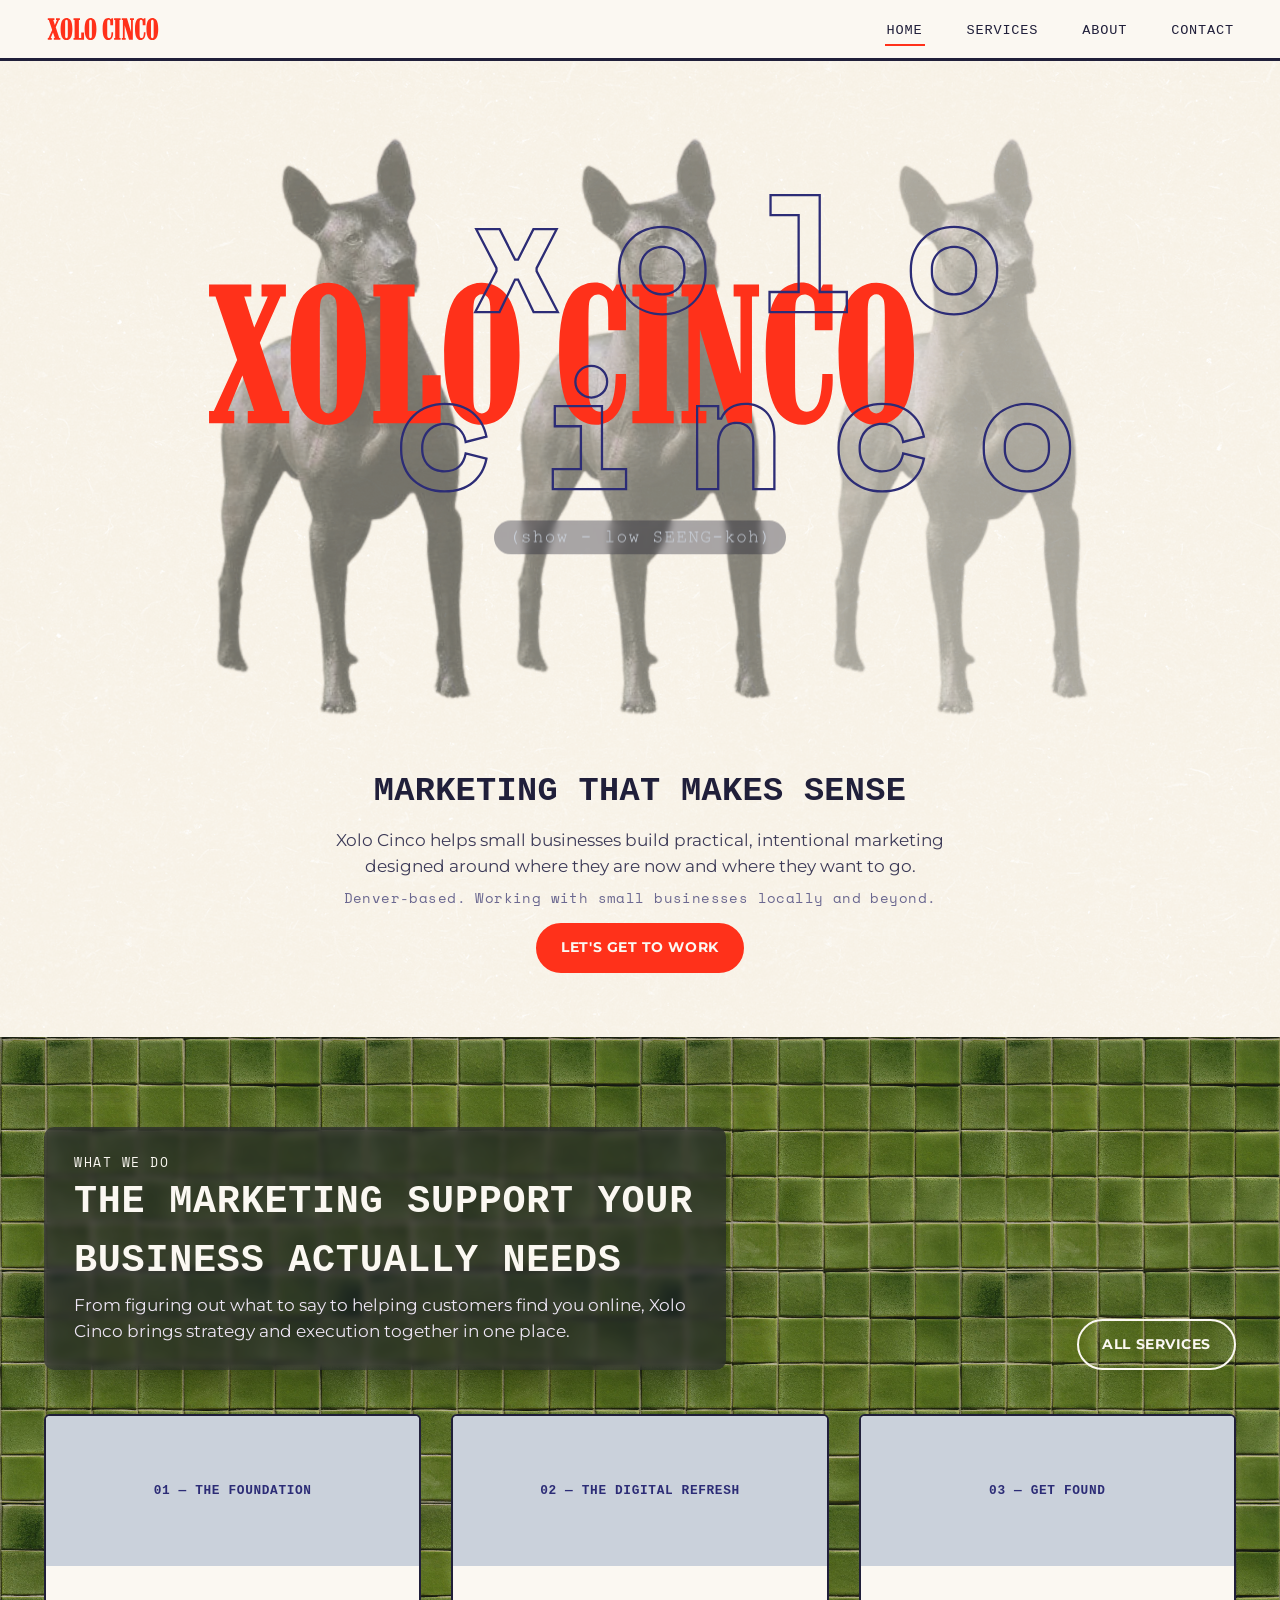
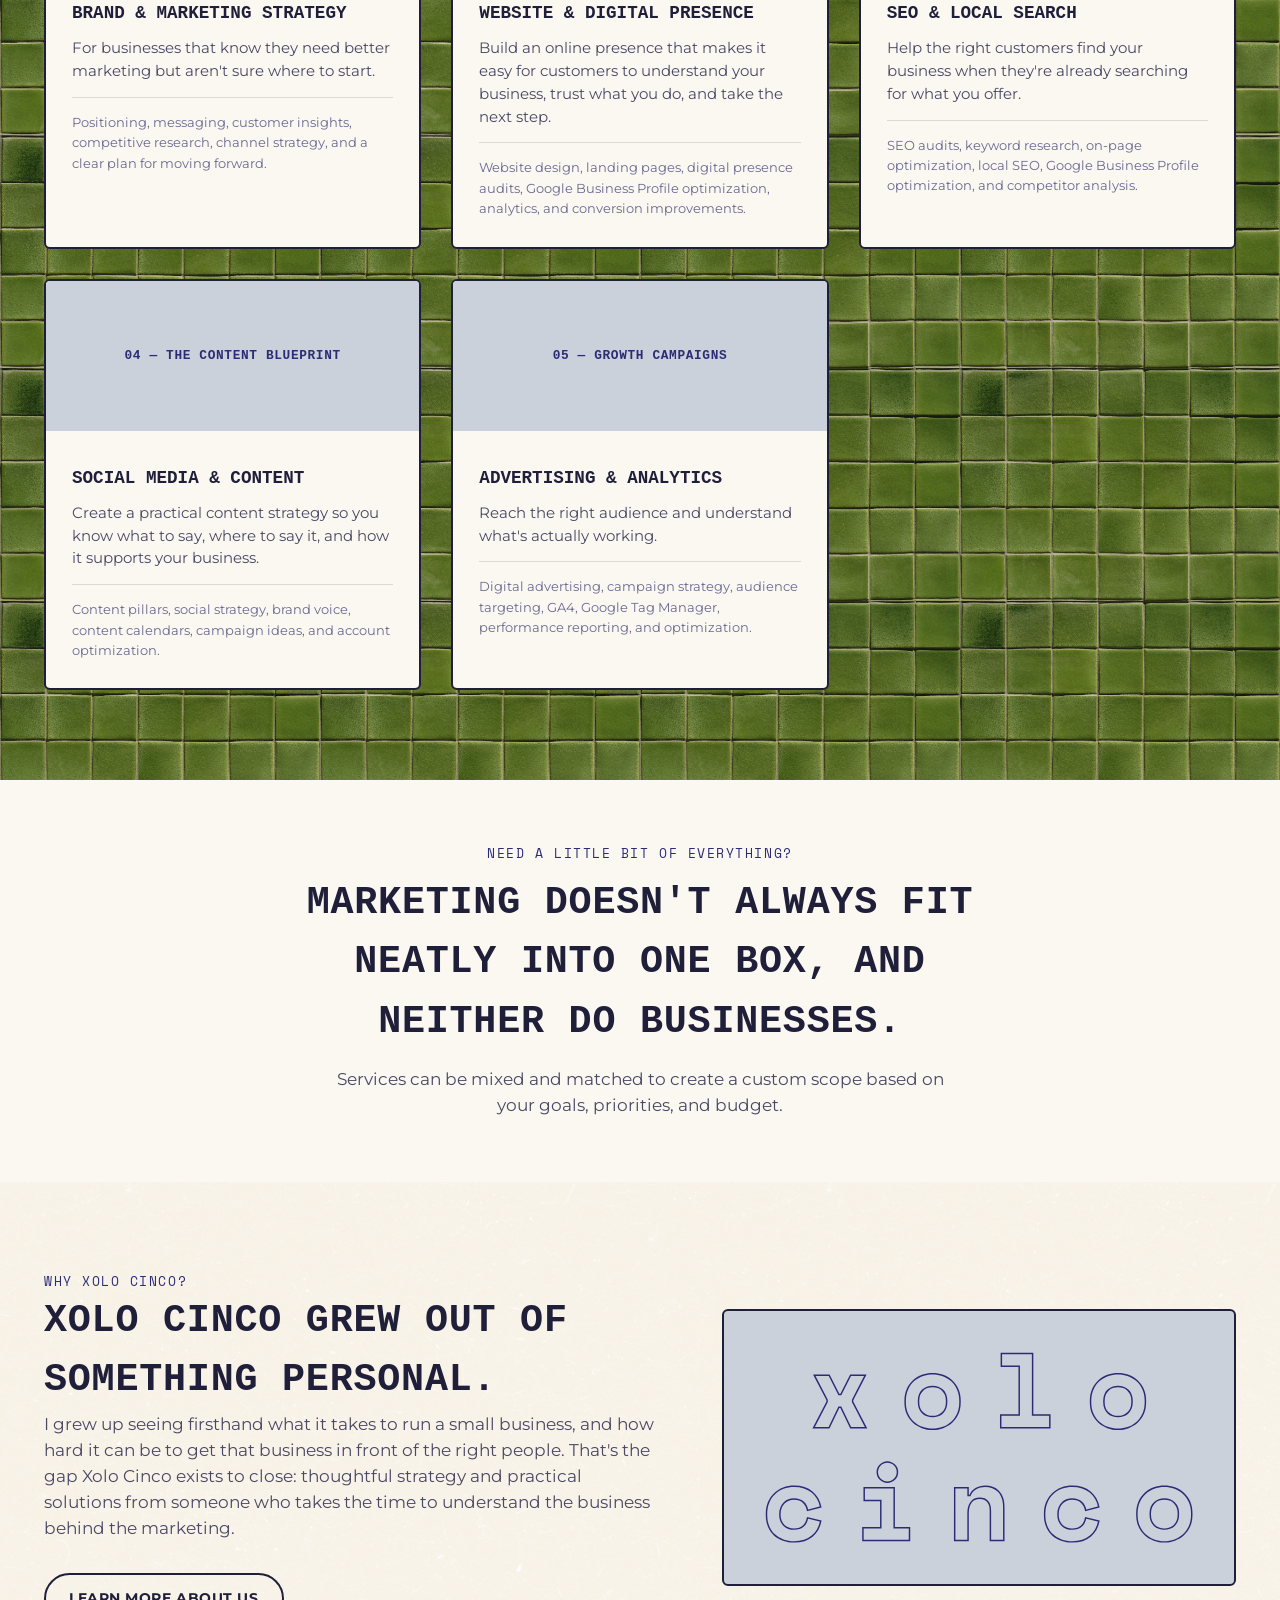
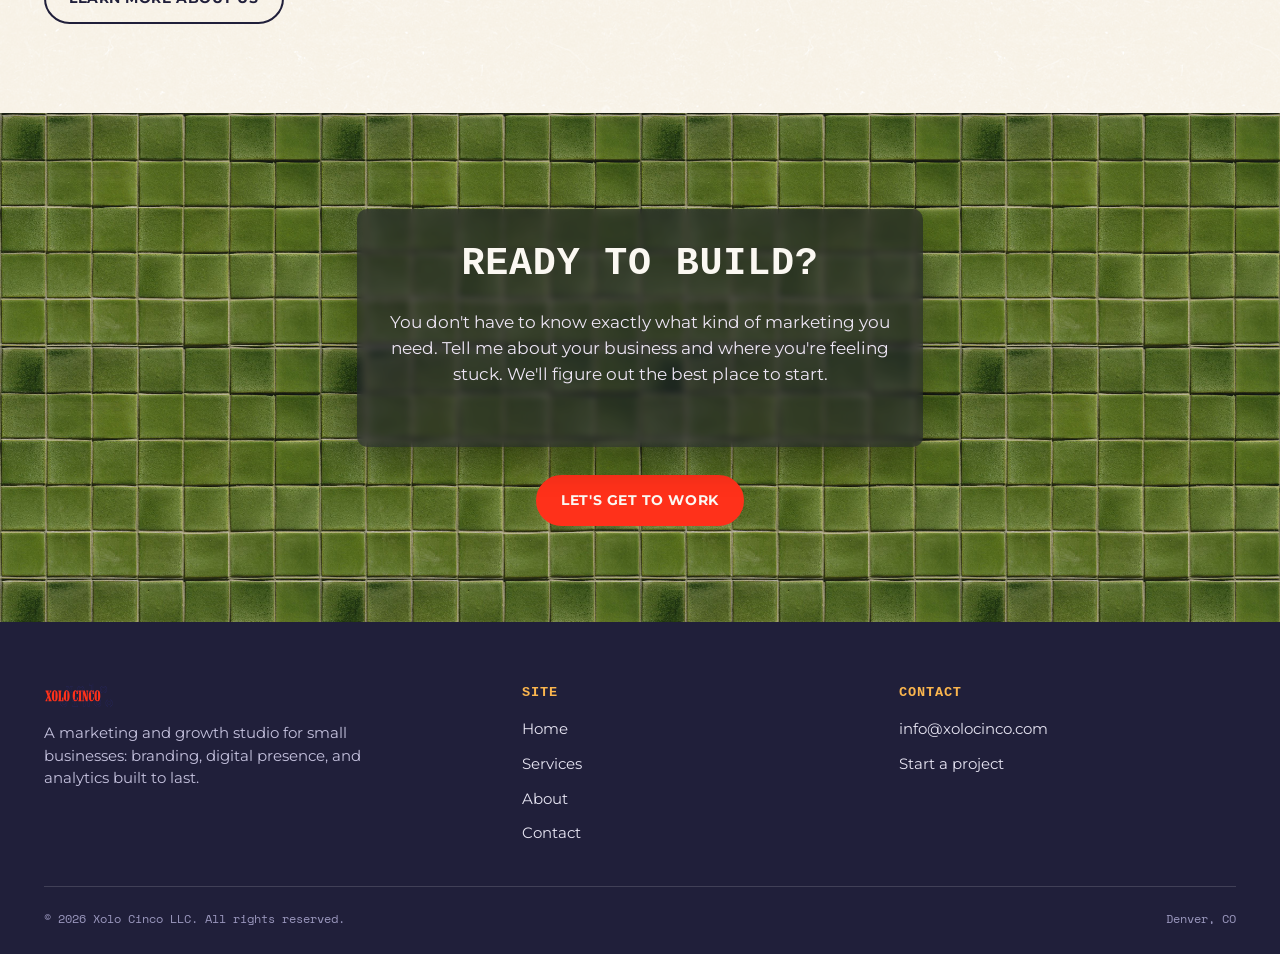
<file: index.html>
<!doctype html>
<html lang="en">
<head>
<meta charset="UTF-8">
<meta name="viewport" content="width=device-width, initial-scale=1">

<!-- Google Tag Manager -->
<script>(function(w,d,s,l,i){w[l]=w[l]||[];w[l].push({'gtm.start':
new Date().getTime(),event:'gtm.js'});var f=d.getElementsByTagName(s)[0],
j=d.createElement(s),dl=l!='dataLayer'?'&l='+l:'';j.async=true;j.src=
'https://www.googletagmanager.com/gtm.js?id='+i+dl;f.parentNode.insertBefore(j,f);
})(window,document,'script','dataLayer','GTM-K3DZKVPH');</script>
<!-- End Google Tag Manager -->
<title>Xolo Cinco: Marketing &amp; Growth Studio</title>
<meta name="description" content="Xolo Cinco is a marketing and growth studio offering brand, digital, and analytics services, including clean, correct Google Tag Manager and GA4 implementation.">

<link rel="preconnect" href="https://fonts.googleapis.com">
<link rel="preconnect" href="https://fonts.gstatic.com" crossorigin>
<link href="https://fonts.googleapis.com/css2?family=Alfa+Slab+One&family=Space+Mono:wght@400;700&family=Montserrat:wght@400;500;600;700;800&display=swap" rel="stylesheet">

<link rel="stylesheet" href="css/style.css?v=10">
</head>
<body>

<!-- Google Tag Manager (noscript) -->
<noscript><iframe src="https://www.googletagmanager.com/ns.html?id=GTM-K3DZKVPH"
height="0" width="0" style="display:none;visibility:hidden"></iframe></noscript>
<!-- End Google Tag Manager (noscript) -->

<header id="site-header">
  <div class="container header-inner">
    <a href="index.html" class="brand-logo" aria-label="Xolo Cinco — home">
      <img src="assets/img/logo-banner-red.svg" alt="Xolo Cinco">
    </a>

    <button class="nav-toggle" id="nav-toggle" aria-expanded="false" aria-controls="primary-nav">
      <span class="visually-hidden">Toggle menu</span>
      <span class="bar"></span><span class="bar"></span><span class="bar"></span>
    </button>

    <nav id="primary-nav" aria-label="Primary">
      <ul>
        <li><a href="index.html" aria-current="page">Home</a></li>
        <li><a href="services.html">Services</a></li>
        <li><a href="about.html">About</a></li>
        <li><a href="contact.html">Contact</a></li>
      </ul>
    </nav>
  </div>
</header>

<main id="main-content">

  <!-- ============================== HERO ============================== -->
  <section id="hero" class="texture-paper" aria-labelledby="hero-heading">
    <div class="container hero-inner">
      <div class="hero-stack">
        <div class="hero-figures" aria-hidden="true">
          <img src="assets/img/hero-banner.svg" alt="">
        </div>
        <div class="hero-overlay">
          <h1 id="hero-heading" class="hero-title">
            <img src="assets/img/logo-banner-combined.svg" alt="Xolo Cinco">
          </h1>
          <p class="hero-sub">
            <img src="assets/img/pronunciation-guide.svg" alt="(show &ndash; low SEENG&ndash;koh)">
          </p>
        </div>
      </div>

      <h2 class="hero-tagline">Marketing that makes sense</h2>
      <p class="hero-copy">Xolo Cinco helps small businesses build practical, intentional marketing designed around where they are now and where they want to go.</p>
      <p class="hero-location">Denver-based. Working with small businesses locally and beyond.</p>
      <div class="hero-actions">
        <a href="contact.html" class="btn btn-primary" data-cta="hero-primary">Let's Get to Work</a>
      </div>
    </div>
  </section>

  <!-- ============================ SERVICES ============================ -->
  <section id="services-preview" class="texture-tile" aria-labelledby="services-heading">
    <div class="container">
      <div class="services-head">
        <div class="tile-text-panel">
          <p class="eyebrow">What we do</p>
          <h2 id="services-heading" class="section-heading">The marketing support your business actually needs</h2>
          <p class="section-lede">From figuring out what to say to helping customers find you online, Xolo Cinco brings strategy and execution together in one place.</p>
        </div>
        <a href="services.html" class="btn btn-ghost" data-cta="services-preview-all">All services</a>
      </div>

      <div class="work-grid">
        <a class="work-card" href="services.html#brand-marketing-strategy">
          <div class="work-thumb">01 — The Foundation</div>
          <div class="work-body">
            <h3>Brand &amp; Marketing Strategy</h3>
            <p>For businesses that know they need better marketing but aren't sure where to start.</p>
            <p class="work-capabilities">Positioning, messaging, customer insights, competitive research, channel strategy, and a clear plan for moving forward.</p>
          </div>
        </a>
        <a class="work-card" href="services.html#websites-digital-presence">
          <div class="work-thumb">02 — The Digital Refresh</div>
          <div class="work-body">
            <h3>Website &amp; Digital Presence</h3>
            <p>Build an online presence that makes it easy for customers to understand your business, trust what you do, and take the next step.</p>
            <p class="work-capabilities">Website design, landing pages, digital presence audits, Google Business Profile optimization, analytics, and conversion improvements.</p>
          </div>
        </a>
        <a class="work-card" href="services.html#seo-local-search">
          <div class="work-thumb">03 — Get Found</div>
          <div class="work-body">
            <h3>SEO &amp; Local Search</h3>
            <p>Help the right customers find your business when they're already searching for what you offer.</p>
            <p class="work-capabilities">SEO audits, keyword research, on-page optimization, local SEO, Google Business Profile optimization, and competitor analysis.</p>
          </div>
        </a>
        <a class="work-card" href="services.html#social-media-content-strategy">
          <div class="work-thumb">04 — The Content Blueprint</div>
          <div class="work-body">
            <h3>Social Media &amp; Content</h3>
            <p>Create a practical content strategy so you know what to say, where to say it, and how it supports your business.</p>
            <p class="work-capabilities">Content pillars, social strategy, brand voice, content calendars, campaign ideas, and account optimization.</p>
          </div>
        </a>
        <a class="work-card" href="services.html#digital-advertising-analytics">
          <div class="work-thumb">05 — Growth Campaigns</div>
          <div class="work-body">
            <h3>Advertising &amp; Analytics</h3>
            <p>Reach the right audience and understand what's actually working.</p>
            <p class="work-capabilities">Digital advertising, campaign strategy, audience targeting, GA4, Google Tag Manager, performance reporting, and optimization.</p>
          </div>
        </a>
      </div>
    </div>
  </section>

  <!-- ========================== MIX AND MATCH =========================== -->
  <section id="mix-and-match" aria-labelledby="mix-heading">
    <div class="container mix-inner">
      <p class="eyebrow">Need a little bit of everything?</p>
      <h2 id="mix-heading" class="section-heading">Marketing doesn't always fit neatly into one box, and neither do businesses.</h2>
      <p class="section-lede">Services can be mixed and matched to create a custom scope based on your goals, priorities, and budget.</p>
    </div>
  </section>

  <!-- ============================== ABOUT =============================== -->
  <section id="about-preview" class="texture-paper" aria-labelledby="about-heading">
    <div class="container about-preview-grid">
      <div>
        <p class="eyebrow">Why Xolo Cinco?</p>
        <h2 id="about-heading" class="section-heading">Xolo Cinco grew out of something personal.</h2>
        <p class="section-lede">I grew up seeing firsthand what it takes to run a small business, and how hard it can be to get that business in front of the right people. That's the gap Xolo Cinco exists to close: thoughtful strategy and practical solutions from someone who takes the time to understand the business behind the marketing.</p>
        <div style="margin-top:32px;">
          <a href="about.html" class="btn btn-ghost" data-cta="about-preview-more">Learn more about us</a>
        </div>
      </div>
      <div class="about-preview-figure">
        <img src="assets/img/logo-stacked-navy.svg" alt="Xolo Cinco logomark">
      </div>
    </div>
  </section>

  <!-- ============================== CTA =============================== -->
  <section id="cta-banner" class="texture-tile" aria-labelledby="cta-heading">
    <div class="container">
      <div class="tile-text-panel">
        <h2 id="cta-heading" class="section-heading">Ready to build?</h2>
        <p>You don't have to know exactly what kind of marketing you need. Tell me about your business and where you're feeling stuck. We'll figure out the best place to start.</p>
      </div>
      <div style="margin-top:28px;">
        <a href="contact.html" class="btn btn-primary" data-cta="cta-banner-primary">Let's Get to Work</a>
      </div>
    </div>
  </section>

</main>

<footer id="site-footer">
  <div class="container">
    <div class="footer-top">
      <div class="footer-brand">
        <img src="assets/img/logo-banner-combined.svg" alt="Xolo Cinco">
        <p>A marketing and growth studio for small businesses: branding, digital presence, and analytics built to last.</p>
      </div>
      <div class="footer-col">
        <h4>Site</h4>
        <ul>
          <li><a href="index.html">Home</a></li>
          <li><a href="services.html">Services</a></li>
          <li><a href="about.html">About</a></li>
          <li><a href="contact.html">Contact</a></li>
        </ul>
      </div>
      <div class="footer-col">
        <h4>Contact</h4>
        <ul>
          <li><a href="mailto:info@xolocinco.com">info@xolocinco.com</a></li>
          <li><a href="contact.html">Start a project</a></li>
        </ul>
      </div>
    </div>
    <div class="footer-bottom">
      <span>&copy; <span id="copyright-year">2026</span> Xolo Cinco LLC. All rights reserved.</span>
      <span>Denver, CO</span>
    </div>
  </div>
</footer>

<script src="js/main.js"></script>
</body>
</html>
</file>
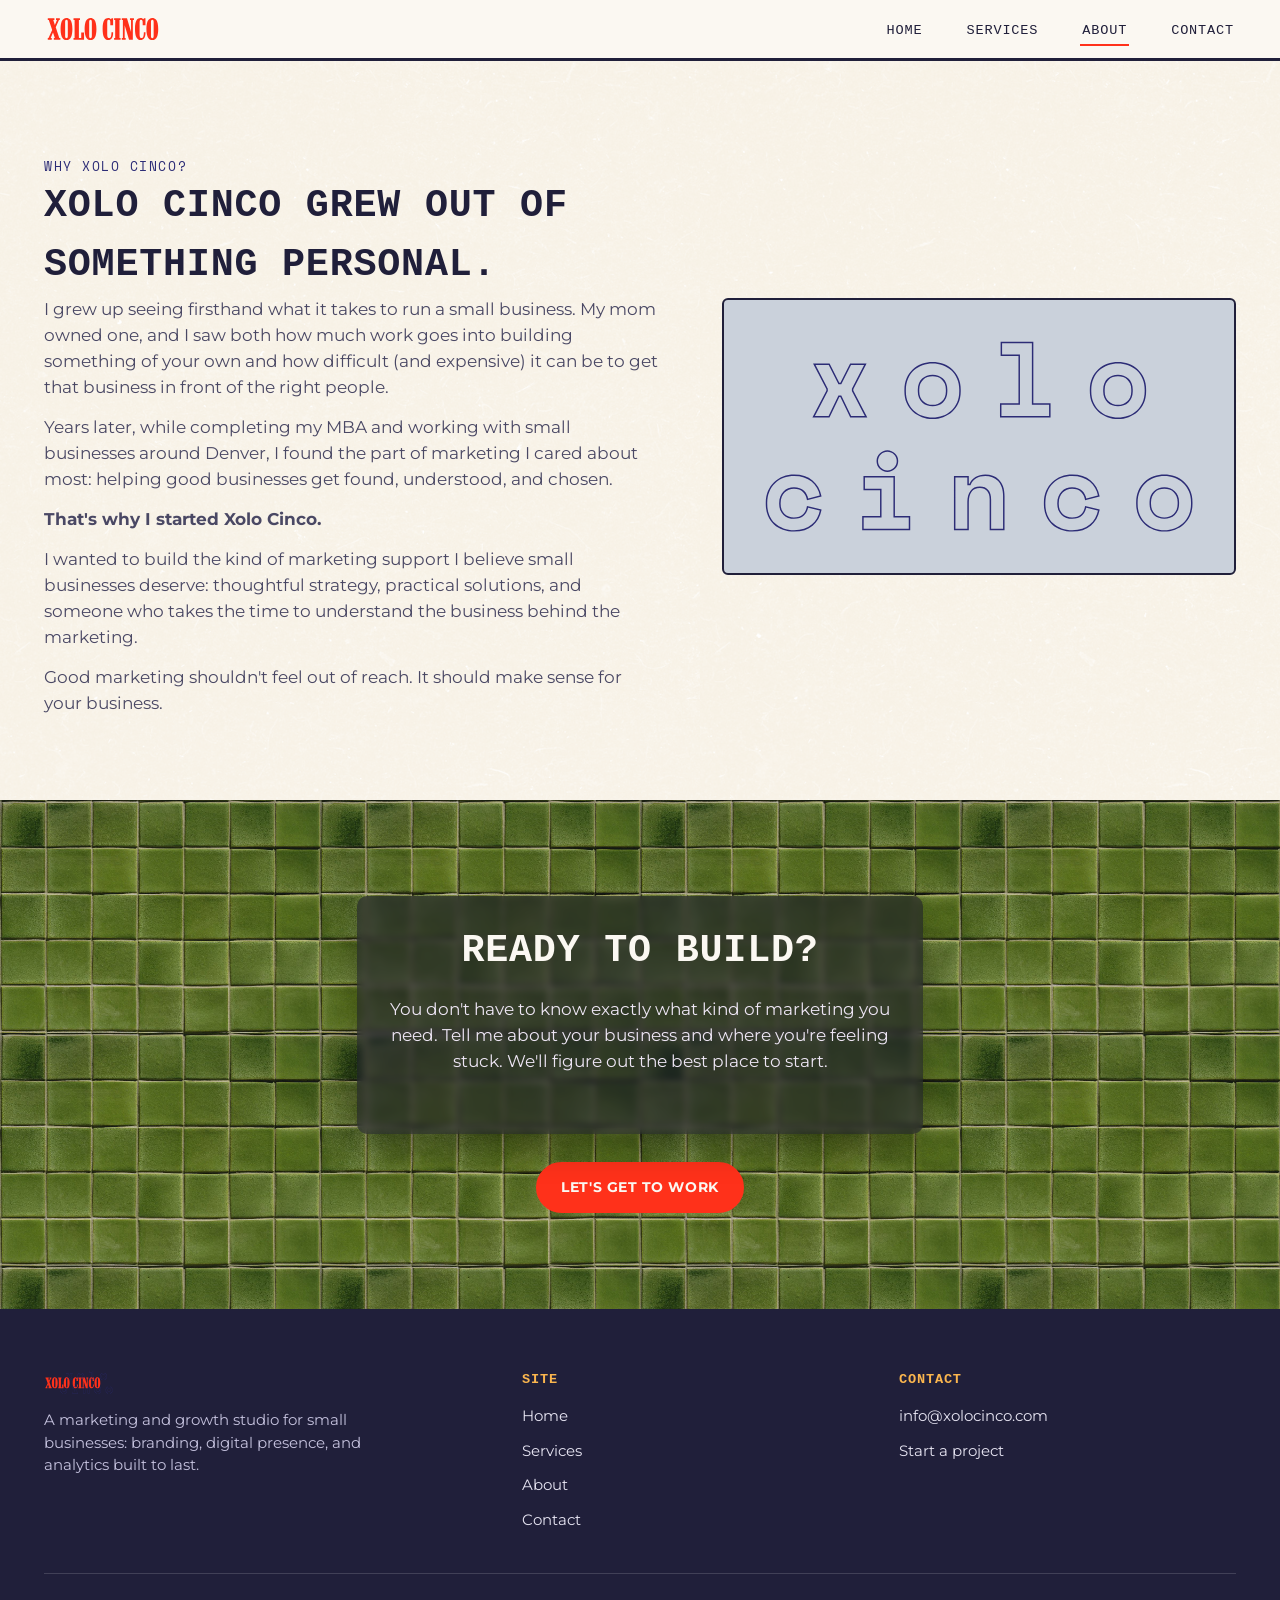
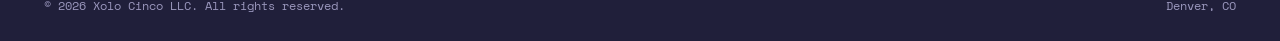
<file: about.html>
<!doctype html>
<html lang="en">
<head>
<meta charset="UTF-8">
<meta name="viewport" content="width=device-width, initial-scale=1">

<!-- Google Tag Manager -->
<script>(function(w,d,s,l,i){w[l]=w[l]||[];w[l].push({'gtm.start':
new Date().getTime(),event:'gtm.js'});var f=d.getElementsByTagName(s)[0],
j=d.createElement(s),dl=l!='dataLayer'?'&l='+l:'';j.async=true;j.src=
'https://www.googletagmanager.com/gtm.js?id='+i+dl;f.parentNode.insertBefore(j,f);
})(window,document,'script','dataLayer','GTM-K3DZKVPH');</script>
<!-- End Google Tag Manager -->
<title>About: Xolo Cinco</title>
<meta name="description" content="Why Xolo Cinco exists: a Denver-based marketing and growth studio built to make good marketing feel practical and within reach for small businesses.">

<link rel="preconnect" href="https://fonts.googleapis.com">
<link rel="preconnect" href="https://fonts.gstatic.com" crossorigin>
<link href="https://fonts.googleapis.com/css2?family=Alfa+Slab+One&family=Space+Mono:wght@400;700&family=Montserrat:wght@400;500;600;700;800&display=swap" rel="stylesheet">

<link rel="stylesheet" href="css/style.css?v=10">
</head>
<body>

<!-- Google Tag Manager (noscript) -->
<noscript><iframe src="https://www.googletagmanager.com/ns.html?id=GTM-K3DZKVPH"
height="0" width="0" style="display:none;visibility:hidden"></iframe></noscript>
<!-- End Google Tag Manager (noscript) -->

<header id="site-header">
  <div class="container header-inner">
    <a href="index.html" class="brand-logo" aria-label="Xolo Cinco — home">
      <img src="assets/img/logo-banner-red.svg" alt="Xolo Cinco">
    </a>

    <button class="nav-toggle" id="nav-toggle" aria-expanded="false" aria-controls="primary-nav">
      <span class="visually-hidden">Toggle menu</span>
      <span class="bar"></span><span class="bar"></span><span class="bar"></span>
    </button>

    <nav id="primary-nav" aria-label="Primary">
      <ul>
        <li><a href="index.html">Home</a></li>
        <li><a href="services.html">Services</a></li>
        <li><a href="about.html" aria-current="page">About</a></li>
        <li><a href="contact.html">Contact</a></li>
      </ul>
    </nav>
  </div>
</header>

<main id="main-content">

  <!-- ============================== ABOUT =============================== -->
  <section id="about-story" class="texture-paper" aria-labelledby="about-heading">
    <div class="container about-preview-grid">
      <div>
        <p class="eyebrow">Why Xolo Cinco?</p>
        <h1 id="about-heading" class="section-heading">Xolo Cinco grew out of something personal.</h1>
        <p class="section-lede">I grew up seeing firsthand what it takes to run a small business. My mom owned one, and I saw both how much work goes into building something of your own and how difficult (and expensive) it can be to get that business in front of the right people.</p>
        <p class="section-lede">Years later, while completing my MBA and working with small businesses around Denver, I found the part of marketing I cared about most: helping good businesses get found, understood, and chosen.</p>
        <p class="section-lede"><strong>That's why I started Xolo Cinco.</strong></p>
        <p class="section-lede">I wanted to build the kind of marketing support I believe small businesses deserve: thoughtful strategy, practical solutions, and someone who takes the time to understand the business behind the marketing.</p>
        <p class="section-lede">Good marketing shouldn't feel out of reach. It should make sense for your business.</p>
      </div>
      <div class="about-preview-figure">
        <img src="assets/img/logo-stacked-navy.svg" alt="Xolo Cinco logomark">
      </div>
    </div>
  </section>

  <!-- ============================== CTA =============================== -->
  <section id="cta-banner" class="texture-tile" aria-labelledby="cta-heading">
    <div class="container">
      <div class="tile-text-panel">
        <h2 id="cta-heading" class="section-heading">Ready to build?</h2>
        <p>You don't have to know exactly what kind of marketing you need. Tell me about your business and where you're feeling stuck. We'll figure out the best place to start.</p>
      </div>
      <div style="margin-top:28px;">
        <a href="contact.html" class="btn btn-primary" data-cta="about-cta-primary">Let's Get to Work</a>
      </div>
    </div>
  </section>

</main>

<footer id="site-footer">
  <div class="container">
    <div class="footer-top">
      <div class="footer-brand">
        <img src="assets/img/logo-banner-combined.svg" alt="Xolo Cinco">
        <p>A marketing and growth studio for small businesses: branding, digital presence, and analytics built to last.</p>
      </div>
      <div class="footer-col">
        <h4>Site</h4>
        <ul>
          <li><a href="index.html">Home</a></li>
          <li><a href="services.html">Services</a></li>
          <li><a href="about.html">About</a></li>
          <li><a href="contact.html">Contact</a></li>
        </ul>
      </div>
      <div class="footer-col">
        <h4>Contact</h4>
        <ul>
          <li><a href="mailto:info@xolocinco.com">info@xolocinco.com</a></li>
          <li><a href="contact.html">Start a project</a></li>
        </ul>
      </div>
    </div>
    <div class="footer-bottom">
      <span>&copy; <span id="copyright-year">2026</span> Xolo Cinco LLC. All rights reserved.</span>
      <span>Denver, CO</span>
    </div>
  </div>
</footer>

<script src="js/main.js"></script>
</body>
</html>
</file>
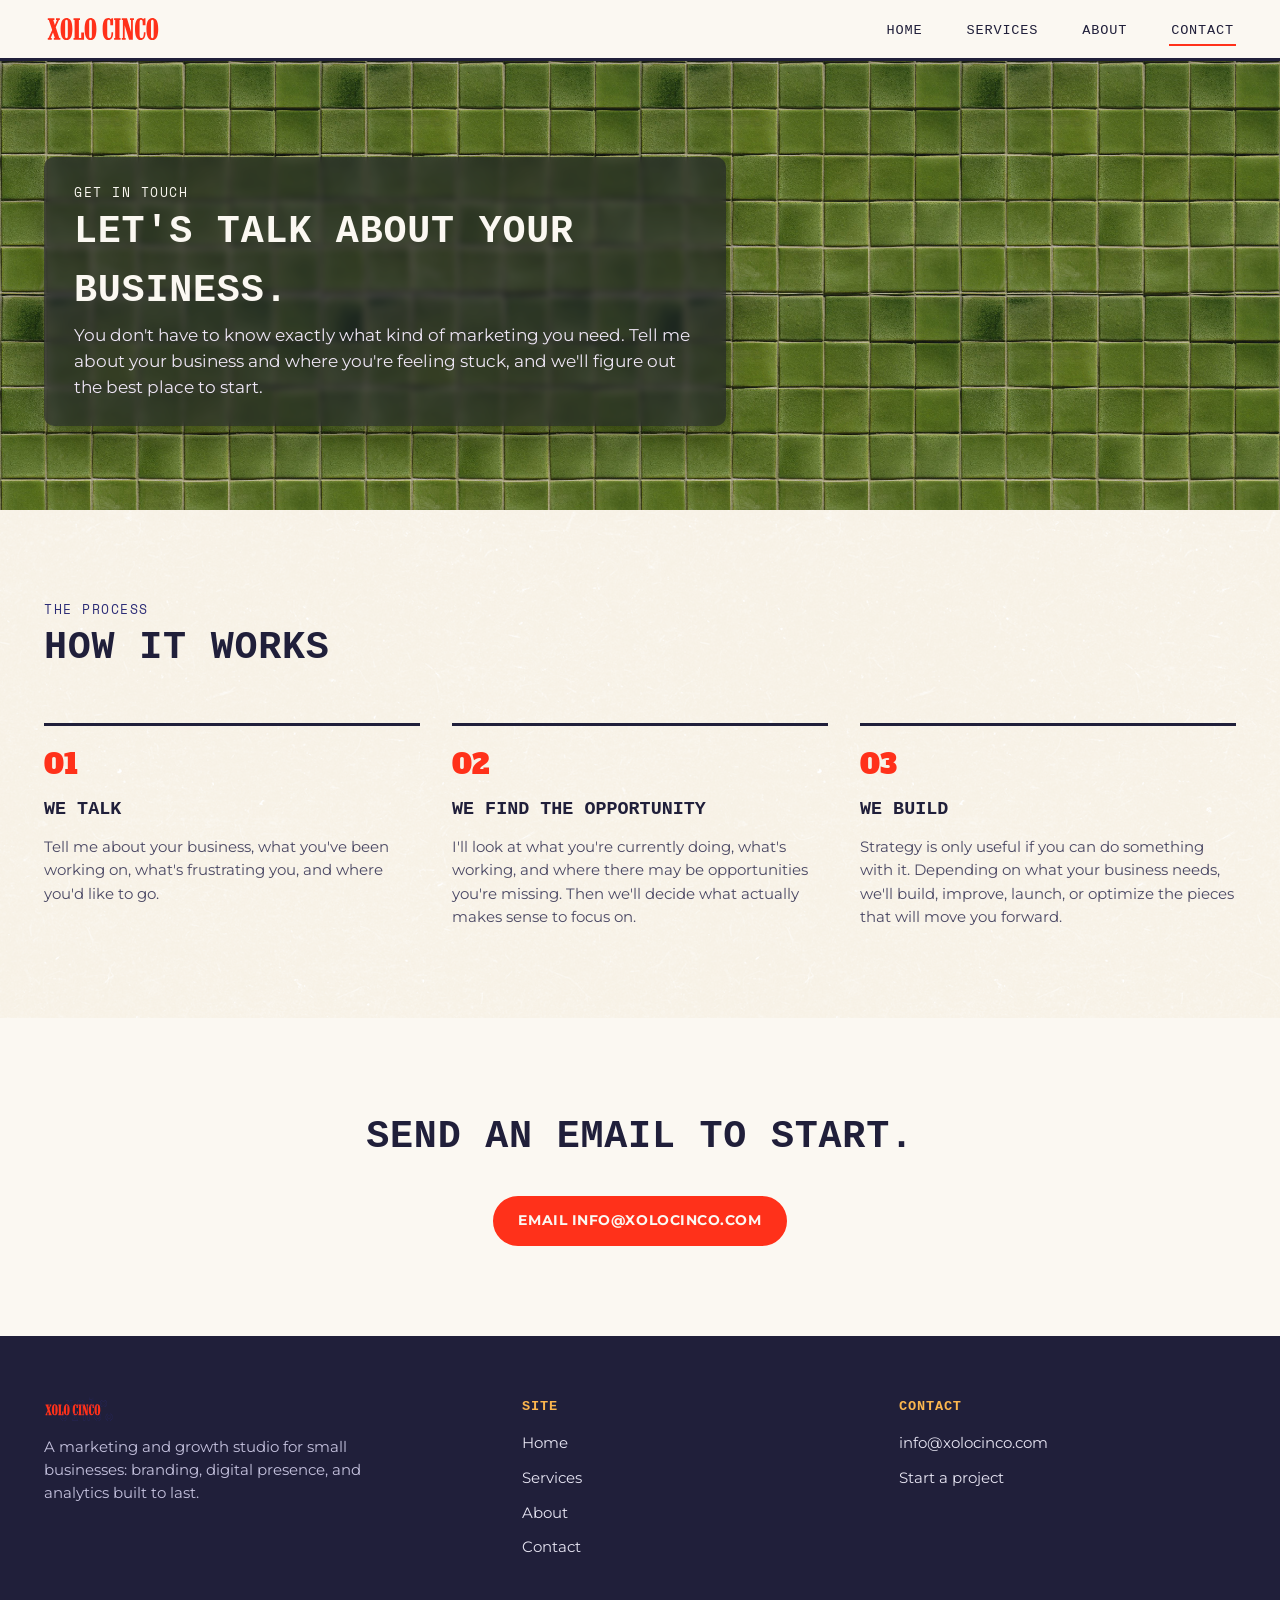
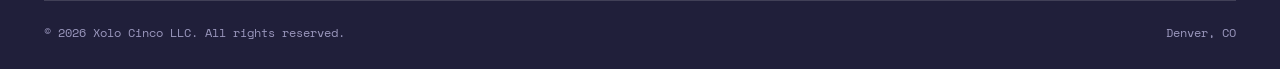
<file: contact.html>
<!doctype html>
<html lang="en">
<head>
<meta charset="UTF-8">
<meta name="viewport" content="width=device-width, initial-scale=1">

<!-- Google Tag Manager -->
<script>(function(w,d,s,l,i){w[l]=w[l]||[];w[l].push({'gtm.start':
new Date().getTime(),event:'gtm.js'});var f=d.getElementsByTagName(s)[0],
j=d.createElement(s),dl=l!='dataLayer'?'&l='+l:'';j.async=true;j.src=
'https://www.googletagmanager.com/gtm.js?id='+i+dl;f.parentNode.insertBefore(j,f);
})(window,document,'script','dataLayer','GTM-K3DZKVPH');</script>
<!-- End Google Tag Manager -->
<title>Contact: Xolo Cinco</title>
<meta name="description" content="Get in touch with Xolo Cinco, a Denver-based marketing and growth studio for small businesses. Tell us about your business and where you're feeling stuck.">

<link rel="preconnect" href="https://fonts.googleapis.com">
<link rel="preconnect" href="https://fonts.gstatic.com" crossorigin>
<link href="https://fonts.googleapis.com/css2?family=Alfa+Slab+One&family=Space+Mono:wght@400;700&family=Montserrat:wght@400;500;600;700;800&display=swap" rel="stylesheet">

<link rel="stylesheet" href="css/style.css?v=10">
</head>
<body>

<!-- Google Tag Manager (noscript) -->
<noscript><iframe src="https://www.googletagmanager.com/ns.html?id=GTM-K3DZKVPH"
height="0" width="0" style="display:none;visibility:hidden"></iframe></noscript>
<!-- End Google Tag Manager (noscript) -->

<header id="site-header">
  <div class="container header-inner">
    <a href="index.html" class="brand-logo" aria-label="Xolo Cinco — home">
      <img src="assets/img/logo-banner-red.svg" alt="Xolo Cinco">
    </a>

    <button class="nav-toggle" id="nav-toggle" aria-expanded="false" aria-controls="primary-nav">
      <span class="visually-hidden">Toggle menu</span>
      <span class="bar"></span><span class="bar"></span><span class="bar"></span>
    </button>

    <nav id="primary-nav" aria-label="Primary">
      <ul>
        <li><a href="index.html">Home</a></li>
        <li><a href="services.html">Services</a></li>
        <li><a href="about.html">About</a></li>
        <li><a href="contact.html" aria-current="page">Contact</a></li>
      </ul>
    </nav>
  </div>
</header>

<main id="main-content">

  <!-- ============================ CONTACT ============================ -->
  <section id="contact-intro" class="texture-tile" aria-labelledby="contact-heading">
    <div class="container">
      <div class="tile-text-panel">
        <p class="eyebrow">Get in touch</p>
        <h1 id="contact-heading" class="section-heading">Let's talk about your business.</h1>
        <p class="section-lede">You don't have to know exactly what kind of marketing you need. Tell me about your business and where you're feeling stuck, and we'll figure out the best place to start.</p>
      </div>
    </div>
  </section>

  <!-- ========================== HOW IT WORKS ============================ -->
  <section id="how-it-works" class="texture-paper" aria-labelledby="how-heading">
    <div class="container">
      <p class="eyebrow">The process</p>
      <h2 id="how-heading" class="section-heading">How it works</h2>

      <div class="steps-grid">
        <div class="step">
          <span class="step-num">01</span>
          <h3>We talk</h3>
          <p>Tell me about your business, what you've been working on, what's frustrating you, and where you'd like to go.</p>
        </div>
        <div class="step">
          <span class="step-num">02</span>
          <h3>We find the opportunity</h3>
          <p>I'll look at what you're currently doing, what's working, and where there may be opportunities you're missing. Then we'll decide what actually makes sense to focus on.</p>
        </div>
        <div class="step">
          <span class="step-num">03</span>
          <h3>We build</h3>
          <p>Strategy is only useful if you can do something with it. Depending on what your business needs, we'll build, improve, launch, or optimize the pieces that will move you forward.</p>
        </div>
      </div>
    </div>
  </section>

  <!-- ========================== CONTACT DETAILS ========================= -->
  <section id="contact-details" aria-labelledby="contact-details-heading">
    <div class="container contact-details-simple">
      <h2 id="contact-details-heading" class="section-heading">Send an email to start.</h2>
      <a href="mailto:info@xolocinco.com" class="btn btn-primary" data-cta="contact-email">Email info@xolocinco.com</a>
    </div>
  </section>

</main>

<footer id="site-footer">
  <div class="container">
    <div class="footer-top">
      <div class="footer-brand">
        <img src="assets/img/logo-banner-combined.svg" alt="Xolo Cinco">
        <p>A marketing and growth studio for small businesses: branding, digital presence, and analytics built to last.</p>
      </div>
      <div class="footer-col">
        <h4>Site</h4>
        <ul>
          <li><a href="index.html">Home</a></li>
          <li><a href="services.html">Services</a></li>
          <li><a href="about.html">About</a></li>
          <li><a href="contact.html">Contact</a></li>
        </ul>
      </div>
      <div class="footer-col">
        <h4>Contact</h4>
        <ul>
          <li><a href="mailto:info@xolocinco.com">info@xolocinco.com</a></li>
          <li><a href="contact.html">Start a project</a></li>
        </ul>
      </div>
    </div>
    <div class="footer-bottom">
      <span>&copy; <span id="copyright-year">2026</span> Xolo Cinco LLC. All rights reserved.</span>
      <span>Denver, CO</span>
    </div>
  </div>
</footer>

<script src="js/main.js"></script>
</body>
</html>
</file>
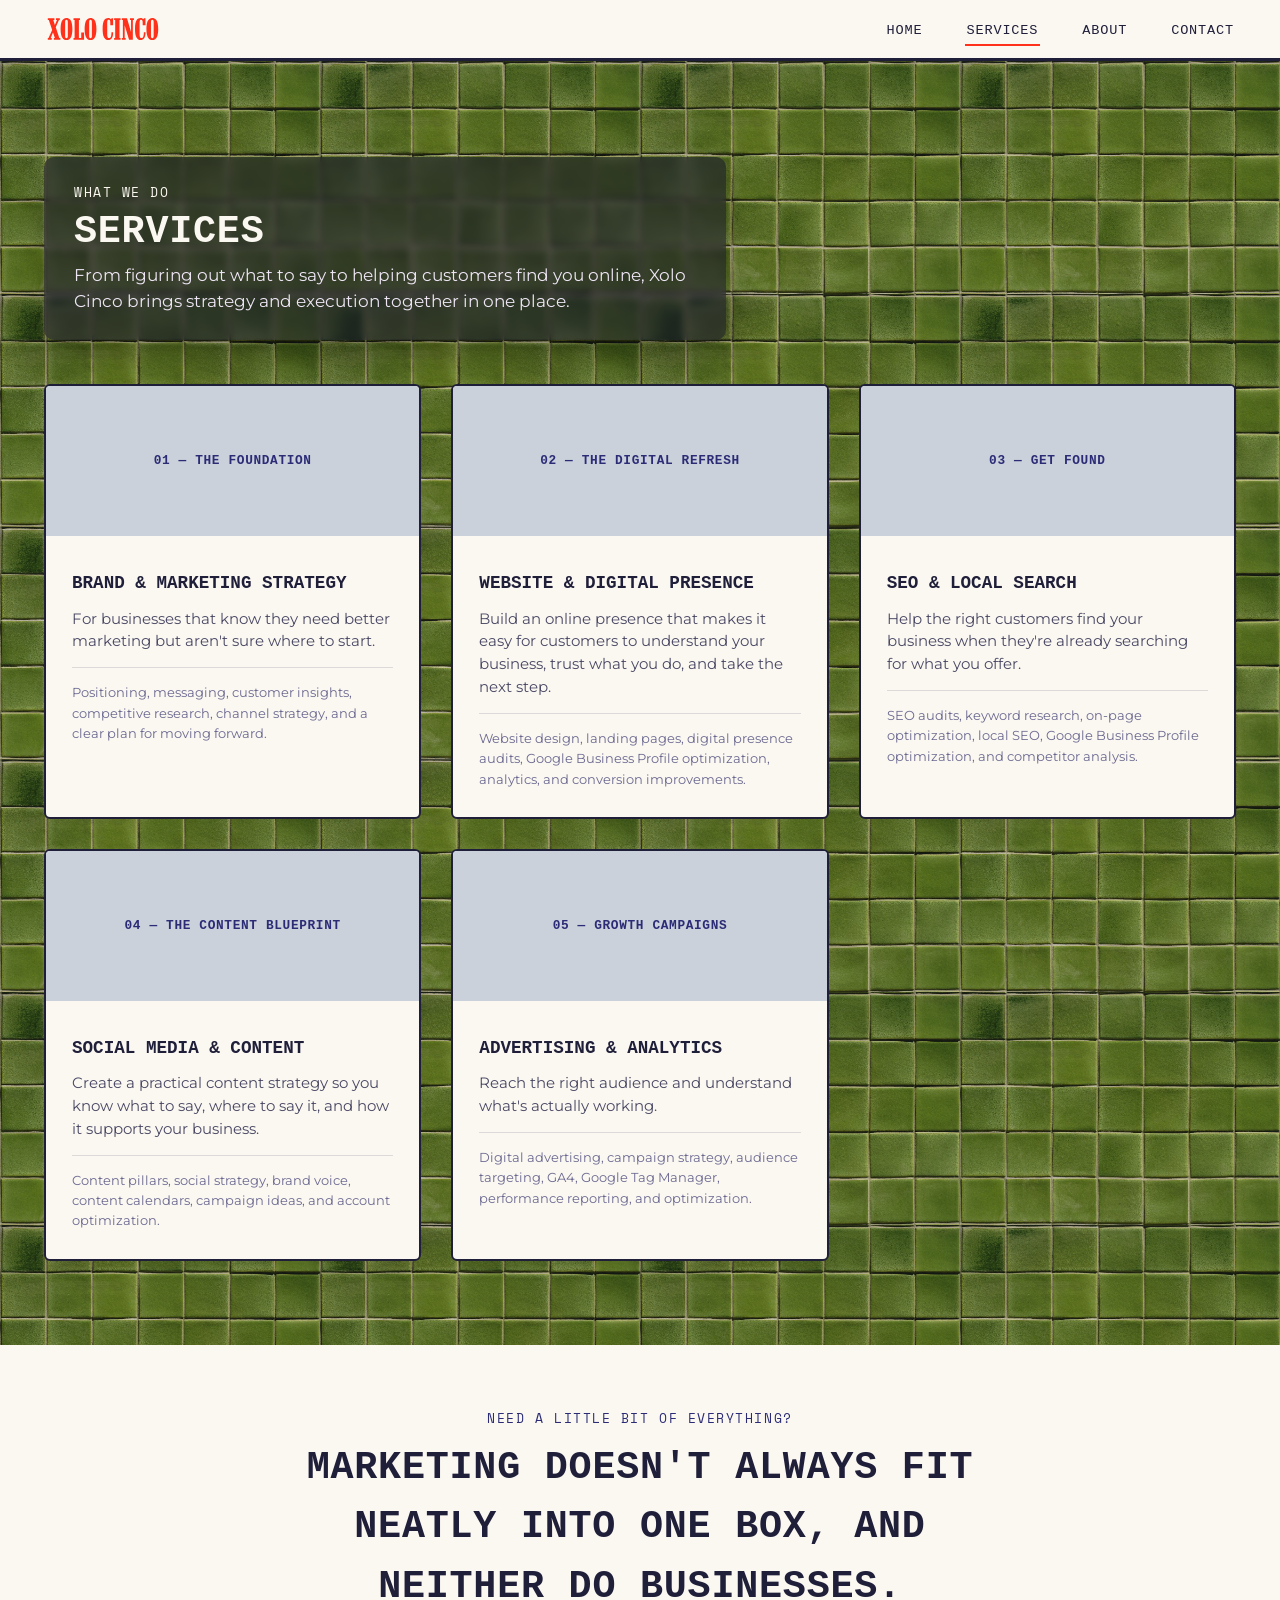
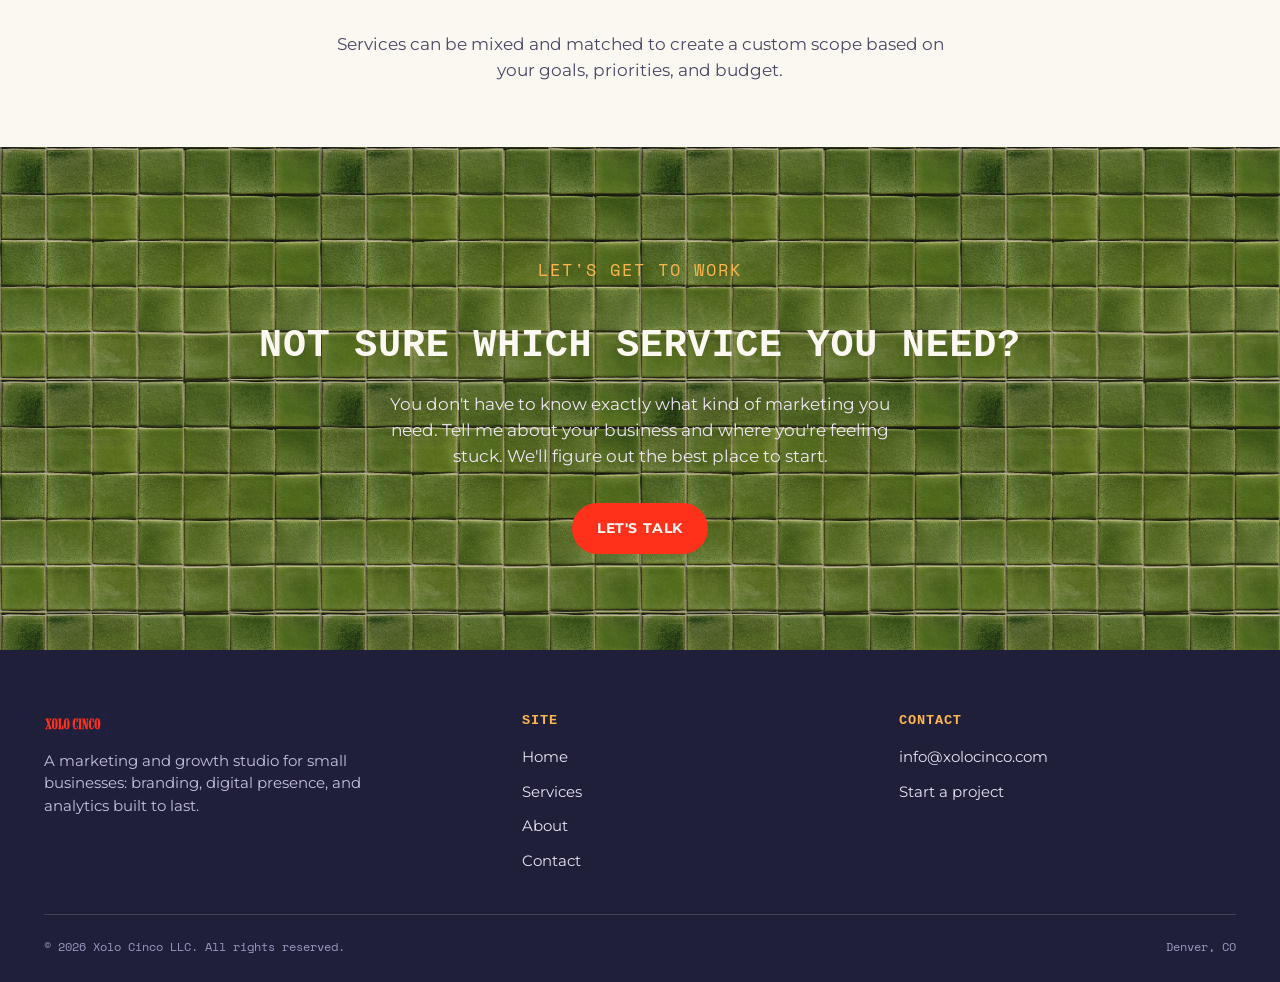
<file: services.html>
<!doctype html>
<html lang="en">
<head>
<meta charset="UTF-8">
<meta name="viewport" content="width=device-width, initial-scale=1">

<!-- Google Tag Manager -->
<script>(function(w,d,s,l,i){w[l]=w[l]||[];w[l].push({'gtm.start':
new Date().getTime(),event:'gtm.js'});var f=d.getElementsByTagName(s)[0],
j=d.createElement(s),dl=l!='dataLayer'?'&l='+l:'';j.async=true;j.src=
'https://www.googletagmanager.com/gtm.js?id='+i+dl;f.parentNode.insertBefore(j,f);
})(window,document,'script','dataLayer','GTM-K3DZKVPH');</script>
<!-- End Google Tag Manager -->
<title>Services: Xolo Cinco</title>
<meta name="description" content="Five core services from Xolo Cinco: brand & marketing strategy, websites & digital presence, SEO & local search, social media & content strategy, and digital advertising & analytics.">

<link rel="preconnect" href="https://fonts.googleapis.com">
<link rel="preconnect" href="https://fonts.gstatic.com" crossorigin>
<link href="https://fonts.googleapis.com/css2?family=Alfa+Slab+One&family=Space+Mono:wght@400;700&family=Montserrat:wght@400;500;600;700;800&display=swap" rel="stylesheet">

<link rel="stylesheet" href="css/style.css?v=10">
</head>
<body>

<!-- Google Tag Manager (noscript) -->
<noscript><iframe src="https://www.googletagmanager.com/ns.html?id=GTM-K3DZKVPH"
height="0" width="0" style="display:none;visibility:hidden"></iframe></noscript>
<!-- End Google Tag Manager (noscript) -->

<header id="site-header">
  <div class="container header-inner">
    <a href="index.html" class="brand-logo" aria-label="Xolo Cinco — home">
      <img src="assets/img/logo-banner-red.svg" alt="Xolo Cinco">
    </a>

    <button class="nav-toggle" id="nav-toggle" aria-expanded="false" aria-controls="primary-nav">
      <span class="visually-hidden">Toggle menu</span>
      <span class="bar"></span><span class="bar"></span><span class="bar"></span>
    </button>

    <nav id="primary-nav" aria-label="Primary">
      <ul>
        <li><a href="index.html">Home</a></li>
        <li><a href="services.html" aria-current="page">Services</a></li>
        <li><a href="about.html">About</a></li>
        <li><a href="contact.html">Contact</a></li>
      </ul>
    </nav>
  </div>
</header>

<main id="main-content">

  <!-- ============================ SERVICES ============================ -->
  <section id="services-list" class="texture-tile" aria-labelledby="services-heading">
    <div class="container">
      <div class="tile-text-panel">
        <p class="eyebrow">What we do</p>
        <h1 id="services-heading" class="section-heading">Services</h1>
        <p class="section-lede">From figuring out what to say to helping customers find you online, Xolo Cinco brings strategy and execution together in one place.</p>
      </div>

      <div class="work-grid">
        <a class="work-card" href="services.html#brand-marketing-strategy" id="brand-marketing-strategy">
          <div class="work-thumb">01 — The Foundation</div>
          <div class="work-body">
            <h3>Brand &amp; Marketing Strategy</h3>
            <p>For businesses that know they need better marketing but aren't sure where to start.</p>
            <p class="work-capabilities">Positioning, messaging, customer insights, competitive research, channel strategy, and a clear plan for moving forward.</p>
          </div>
        </a>

        <a class="work-card" href="services.html#websites-digital-presence" id="websites-digital-presence">
          <div class="work-thumb">02 — The Digital Refresh</div>
          <div class="work-body">
            <h3>Website &amp; Digital Presence</h3>
            <p>Build an online presence that makes it easy for customers to understand your business, trust what you do, and take the next step.</p>
            <p class="work-capabilities">Website design, landing pages, digital presence audits, Google Business Profile optimization, analytics, and conversion improvements.</p>
          </div>
        </a>

        <a class="work-card" href="services.html#seo-local-search" id="seo-local-search">
          <div class="work-thumb">03 — Get Found</div>
          <div class="work-body">
            <h3>SEO &amp; Local Search</h3>
            <p>Help the right customers find your business when they're already searching for what you offer.</p>
            <p class="work-capabilities">SEO audits, keyword research, on-page optimization, local SEO, Google Business Profile optimization, and competitor analysis.</p>
          </div>
        </a>

        <a class="work-card" href="services.html#social-media-content-strategy" id="social-media-content-strategy">
          <div class="work-thumb">04 — The Content Blueprint</div>
          <div class="work-body">
            <h3>Social Media &amp; Content</h3>
            <p>Create a practical content strategy so you know what to say, where to say it, and how it supports your business.</p>
            <p class="work-capabilities">Content pillars, social strategy, brand voice, content calendars, campaign ideas, and account optimization.</p>
          </div>
        </a>

        <a class="work-card" href="services.html#digital-advertising-analytics" id="digital-advertising-analytics">
          <div class="work-thumb">05 — Growth Campaigns</div>
          <div class="work-body">
            <h3>Advertising &amp; Analytics</h3>
            <p>Reach the right audience and understand what's actually working.</p>
            <p class="work-capabilities">Digital advertising, campaign strategy, audience targeting, GA4, Google Tag Manager, performance reporting, and optimization.</p>
          </div>
        </a>
      </div>
    </div>
  </section>

  <!-- ========================== MIX AND MATCH =========================== -->
  <section id="mix-and-match" aria-labelledby="mix-heading">
    <div class="container mix-inner">
      <p class="eyebrow">Need a little bit of everything?</p>
      <h2 id="mix-heading" class="section-heading">Marketing doesn't always fit neatly into one box, and neither do businesses.</h2>
      <p class="section-lede">Services can be mixed and matched to create a custom scope based on your goals, priorities, and budget.</p>
    </div>
  </section>

  <!-- ============================== CTA =============================== -->
  <section id="cta-banner" class="texture-tile" aria-labelledby="cta-heading">
    <div class="container">
      <p class="eyebrow" style="color:var(--color-gold);">Let's get to work</p>
      <h2 id="cta-heading" class="section-heading">Not sure which service you need?</h2>
      <p>You don't have to know exactly what kind of marketing you need. Tell me about your business and where you're feeling stuck. We'll figure out the best place to start.</p>
      <a href="contact.html" class="btn btn-primary" data-cta="services-cta-primary">Let's Talk</a>
    </div>
  </section>

</main>

<footer id="site-footer">
  <div class="container">
    <div class="footer-top">
      <div class="footer-brand">
        <img src="assets/img/logo-banner-combined.svg" alt="Xolo Cinco">
        <p>A marketing and growth studio for small businesses: branding, digital presence, and analytics built to last.</p>
      </div>
      <div class="footer-col">
        <h4>Site</h4>
        <ul>
          <li><a href="index.html">Home</a></li>
          <li><a href="services.html">Services</a></li>
          <li><a href="about.html">About</a></li>
          <li><a href="contact.html">Contact</a></li>
        </ul>
      </div>
      <div class="footer-col">
        <h4>Contact</h4>
        <ul>
          <li><a href="mailto:info@xolocinco.com">info@xolocinco.com</a></li>
          <li><a href="contact.html">Start a project</a></li>
        </ul>
      </div>
    </div>
    <div class="footer-bottom">
      <span>&copy; <span id="copyright-year">2026</span> Xolo Cinco LLC. All rights reserved.</span>
      <span>Denver, CO</span>
    </div>
  </div>
</footer>

<script src="js/main.js"></script>
</body>
</html>
</file>
<file: css/style.css>
/* ==========================================================================
   Xolo Cinco — shared stylesheet (all 5 pages)
   ========================================================================== */

:root {
  /* Brand colors (Xolo Cinco - Brand Kit Colors + Fonts.docx) */
  --color-navy: #2c2c76;
  --color-red: #ff311a;
  --color-gold: #fbb64e;
  --color-mist: #cad1db;
  --color-tan: #bca18d;

  /* Derived surface tones */
  --color-paper: #f6f0e6;
  --color-ink: #201f3a;
  --color-cream: #fbf8f2;

  /* Type
     NOTE: "Neo Contact" is named as the title face in the brand kit doc but no
     font files were supplied — Alfa Slab One is a free stand-in with the same
     heavy vintage-poster slab feel. Swap the font-family below if/when the
     licensed Neo Contact files are available. */
  --font-title: "Alfa Slab One", "Neo Contact", Georgia, serif;
  --font-subtitle: "Space Mono", "Courier New", monospace;
  --font-heading: "Courier New", Courier, monospace;
  --font-body: "Montserrat", -apple-system, BlinkMacSystemFont, "Segoe UI", sans-serif;

  --container-w: 1240px;
}

/* ---- Reset --------------------------------------------------------------- */
*, *::before, *::after { box-sizing: border-box; }
html { -webkit-text-size-adjust: 100%; }
body {
  margin: 0;
  background: var(--color-cream);
  color: var(--color-ink);
  font-family: var(--font-body);
  font-size: 16px;
  line-height: 1.55;
}
img { max-width: 100%; display: block; }
a { color: inherit; }
h1, h2, h3, h4, p, ul, ol, figure { margin: 0; }
ul { padding: 0; list-style: none; }
button { font: inherit; }

.container {
  width: 100%;
  max-width: var(--container-w);
  margin: 0 auto;
  padding: 0 24px;
}

.visually-hidden {
  position: absolute;
  width: 1px; height: 1px;
  padding: 0; margin: -1px;
  overflow: hidden;
  clip: rect(0,0,0,0);
  white-space: nowrap; border: 0;
}

/* ---- Textures & surfaces -------------------------------------------------- */
.texture-paper {
  background-color: var(--color-cream);
  background-image: url("../assets/img/paper-grain.jpg");
  background-size: 700px;
  background-repeat: repeat;
  background-blend-mode: overlay;
}

.texture-tile {
  background-color: var(--color-tan);
  background-image: url("../assets/img/bg-green.jpg");
  background-size: 320px;
  background-repeat: repeat;
}

/* ---- Typography helpers ---------------------------------------------------- */
.eyebrow {
  font-family: var(--font-subtitle);
  font-size: 0.8rem;
  letter-spacing: 0.12em;
  text-transform: uppercase;
  color: var(--color-navy);
}

.section-heading {
  font-family: var(--font-heading);
  font-weight: 700;
  text-transform: uppercase;
  letter-spacing: 0.02em;
  font-size: clamp(1.7rem, 3.2vw, 2.4rem);
  color: var(--color-ink);
}

.section-lede {
  font-family: var(--font-body);
  font-size: 1.05rem;
  color: #4a4864;
  max-width: 56ch;
}

/* ---- Buttons ---------------------------------------------------------------- */
.btn {
  display: inline-flex;
  align-items: center;
  gap: 0.5em;
  font-family: var(--font-body);
  font-weight: 700;
  text-transform: uppercase;
  letter-spacing: 0.04em;
  font-size: 0.85rem;
  text-decoration: none;
  border-radius: 999px;
  padding: 0.95em 1.7em;
  border: 2px solid var(--color-ink);
  background: var(--color-cream);
  color: var(--color-ink);
  cursor: pointer;
  transition: transform 0.15s ease, background 0.15s ease, color 0.15s ease;
}
.btn:hover { transform: translateY(-2px); }
.btn:active { transform: translateY(0); }

.btn-primary {
  background: var(--color-red);
  border-color: var(--color-red);
  color: var(--color-cream);
}
.btn-primary:hover { background: var(--color-ink); border-color: var(--color-ink); }

.btn-ghost {
  background: transparent;
  border-color: currentColor;
}

/* ==========================================================================
   Header
   ========================================================================== */
#site-header {
  position: sticky;
  top: 0;
  z-index: 100;
  background: var(--color-cream);
  border-bottom: 3px solid var(--color-ink);
}

#site-header .header-inner {
  display: flex;
  align-items: center;
  justify-content: space-between;
  padding-top: 14px;
  padding-bottom: 14px;
}

.brand-logo {
  display: flex;
  align-items: center;
  gap: 10px;
  text-decoration: none;
}
.brand-logo img { height: 30px; width: auto; }

#primary-nav ul {
  display: flex;
  align-items: center;
  gap: 40px;
}
#primary-nav a {
  font-family: var(--font-heading);
  text-transform: uppercase;
  font-size: 0.85rem;
  letter-spacing: 0.06em;
  text-decoration: none;
  padding: 6px 2px;
  border-bottom: 2px solid transparent;
}
#primary-nav a:hover,
#primary-nav a[aria-current="page"] {
  border-bottom-color: var(--color-red);
}

.nav-toggle {
  display: none;
  background: none;
  border: 2px solid var(--color-ink);
  border-radius: 8px;
  padding: 8px 10px;
  cursor: pointer;
}
.nav-toggle .bar {
  display: block;
  width: 22px;
  height: 2px;
  background: var(--color-ink);
  margin: 4px 0;
}

@media (max-width: 760px) {
  .nav-toggle { display: inline-block; }
  #primary-nav {
    display: none;
    position: absolute;
    top: 100%;
    left: 0;
    right: 0;
    background: var(--color-cream);
    border-bottom: 3px solid var(--color-ink);
  }
  #primary-nav.is-open { display: block; }
  #primary-nav ul {
    flex-direction: column;
    align-items: flex-start;
    gap: 0;
    padding: 10px 24px 20px;
  }
  #primary-nav li { width: 100%; }
  #primary-nav a { display: block; padding: 12px 0; }
}

/* ==========================================================================
   Hero
   ========================================================================== */
#hero {
  position: relative;
  overflow: hidden;
  padding-top: clamp(24px, 3vw, 40px);
  padding-bottom: 0;
}

.hero-inner {
  position: relative;
  z-index: 2;
  text-align: center;
  padding-bottom: 64px;
}

.hero-tagline {
  margin: 14px auto 0;
  max-width: 720px;
  font-family: var(--font-heading);
  font-weight: 700;
  text-transform: uppercase;
  letter-spacing: 0.01em;
  font-size: clamp(1.4rem, 3.2vw, 2.1rem);
  color: var(--color-ink);
}

.hero-copy {
  max-width: 620px;
  margin: 10px auto 0;
  font-size: 1.05rem;
  color: #3d3b58;
}

.hero-location {
  margin: 8px auto 14px;
  font-family: var(--font-subtitle);
  font-size: 0.85rem;
  letter-spacing: 0.03em;
  color: #6b6890;
}

.hero-actions {
  display: flex;
  gap: 16px;
  justify-content: center;
  flex-wrap: wrap;
}

/* Dogs + logo/pronunciation guide stacked on top of one another */
.hero-stack {
  position: relative;
  margin: 8px auto 0;
  display: flex;
  justify-content: center;
}

.hero-figures {
  display: flex;
  justify-content: center;
}
.hero-figures img {
  width: min(1040px, 92vw);
  height: auto;
  display: block;
  opacity: 0.58;
}

.hero-overlay {
  position: absolute;
  top: 40%;
  left: 50%;
  transform: translate(-50%, -50%);
  width: 100%;
  display: flex;
  flex-direction: column;
  align-items: center;
}

.hero-title {
  margin: 0 0 10px;
  max-width: 900px;
  width: 78%;
}
.hero-title img { width: 100%; height: auto; display: block; margin: 0 auto; }

/* Pronunciation guide sits right under the logo, on a soft translucent
   panel (same treatment as .tile-text-panel) so the pale mist color still
   reads against the paper texture without fully blocking it */
.hero-sub {
  display: inline-flex;
  margin: 0;
  max-width: 70%;
  background: rgba(20, 20, 40, 0.35);
  backdrop-filter: blur(3px);
  -webkit-backdrop-filter: blur(3px);
  border-radius: 999px;
  padding: 6px 16px;
}
.hero-sub img { width: 260px; max-width: 100%; height: auto; display: block; }

/* Text panel that sits on top of the busy tile texture, for legibility */
.tile-text-panel {
  display: inline-block;
  max-width: 62ch;
  background: rgba(20, 20, 40, 0.55);
  backdrop-filter: blur(3px);
  -webkit-backdrop-filter: blur(3px);
  border-radius: 10px;
  padding: 26px 30px;
  box-shadow: 0 14px 34px rgba(0, 0, 0, 0.28);
}

/* ==========================================================================
   Services preview (index.html) — same tile/card pattern as services.html
   ========================================================================== */
#services-preview { padding: clamp(84px, 7vw, 120px) 0; }

#services-preview .section-heading,
#services-preview .eyebrow { color: var(--color-cream); }
#services-preview .section-lede { color: #eee6f5; }

.services-head {
  display: flex;
  justify-content: space-between;
  align-items: flex-end;
  gap: 24px;
  flex-wrap: wrap;
  margin-bottom: 44px;
}
.services-head .btn-ghost { border-color: var(--color-cream); color: var(--color-cream); }

/* ==========================================================================
   Services (services.html) — built on the "case study card" pattern:
   tile-textured section, cream cards with a thumb strip + tag + title.
   Reused verbatim so a future Case Studies page can share the same look.
   ========================================================================== */
#services-list {
  padding: clamp(56px, 9vw, 96px) 0 84px;
  color: var(--color-cream);
}

#services-list .section-heading,
#services-list .eyebrow { color: var(--color-cream); }
#services-list .section-lede { color: #eee6f5; max-width: 62ch; }

.work-grid {
  display: grid;
  grid-template-columns: repeat(3, 1fr);
  gap: 30px;
  margin-top: 44px;
}

.work-card {
  background: var(--color-cream);
  color: var(--color-ink);
  border-radius: 6px;
  overflow: hidden;
  text-decoration: none;
  display: block;
  border: 2px solid var(--color-ink);
  scroll-margin-top: 96px;
}

.work-card .work-thumb {
  height: 150px;
  background: var(--color-mist);
  display: flex;
  align-items: center;
  justify-content: center;
  font-family: var(--font-heading);
  font-weight: 700;
  text-transform: uppercase;
  color: var(--color-navy);
  letter-spacing: 0.05em;
  font-size: 0.8rem;
}

.work-card .work-body { padding: 24px 26px 28px; }
.work-card h3 {
  font-family: var(--font-heading);
  text-transform: uppercase;
  font-size: 1.1rem;
  margin-top: 10px;
}
.work-card p {
  margin-top: 10px;
  font-size: 0.92rem;
  color: #4a4864;
}
.work-card .work-capabilities {
  margin-top: 14px;
  padding-top: 14px;
  border-top: 1px solid rgba(32, 31, 58, 0.14);
  font-size: 0.82rem;
  color: #6b6890;
}

@media (max-width: 860px) {
  .work-grid { grid-template-columns: 1fr 1fr; }
}
@media (max-width: 560px) {
  .work-grid { grid-template-columns: 1fr; }
}

/* ==========================================================================
   About preview
   ========================================================================== */
#about-preview {
  padding: clamp(84px, 7vw, 120px) 0;
}
#about-story {
  padding: clamp(56px, 9vw, 96px) 0 84px;
}
.about-preview-grid {
  display: grid;
  grid-template-columns: 1.1fr 0.9fr;
  gap: 50px;
  align-items: center;
}
.about-preview-figure {
  border: 2px solid var(--color-ink);
  border-radius: 6px;
  background: var(--color-mist);
  padding: 30px;
  display: flex;
  justify-content: center;
}
.about-preview-figure img { max-height: 320px; }

.about-preview-grid p.section-lede + p.section-lede { margin-top: 14px; }

@media (max-width: 860px) {
  .about-preview-grid { grid-template-columns: 1fr; }
  .about-preview-figure { order: -1; }
}

/* ==========================================================================
   Mix and match
   ========================================================================== */
#mix-and-match { padding: 64px 0; }
.mix-inner {
  max-width: 720px;
  text-align: center;
  margin: 0 auto;
}
.mix-inner .section-heading { margin-top: 10px; }
.mix-inner .section-lede { margin: 14px auto 0; }

/* ==========================================================================
   How it works
   ========================================================================== */
#how-it-works { padding: clamp(84px, 7vw, 120px) 0; }

.steps-grid {
  display: grid;
  grid-template-columns: repeat(3, 1fr);
  gap: 32px;
  margin-top: 44px;
}
.step {
  border-top: 3px solid var(--color-ink);
  padding-top: 18px;
}
.step-num {
  display: block;
  font-family: var(--font-title);
  color: var(--color-red);
  font-size: 1.7rem;
  margin-bottom: 10px;
}
.step h3 {
  font-family: var(--font-heading);
  text-transform: uppercase;
  font-size: 1.15rem;
  margin-bottom: 10px;
}
.step p {
  font-size: 0.95rem;
  color: #4a4864;
}

@media (max-width: 860px) {
  .steps-grid { grid-template-columns: 1fr; gap: 28px; }
}

/* ==========================================================================
   Contact page
   ========================================================================== */
#contact-intro { padding: clamp(56px, 9vw, 96px) 0 84px; }
#contact-intro .section-heading,
#contact-intro .eyebrow { color: var(--color-cream); }
#contact-intro .section-lede { color: #eee6f5; }

#contact-details { padding: clamp(84px, 7vw, 120px) 0; text-align: center; }

.contact-details-simple .btn { margin-top: 28px; }

/* ==========================================================================
   Final CTA banner
   ========================================================================== */
#cta-banner {
  padding: clamp(90px, 7.5vw, 130px) 0;
  text-align: center;
}
#cta-banner .section-heading { color: var(--color-cream); }
#cta-banner p {
  color: #eee6f5;
  max-width: 46ch;
  margin: 14px auto 34px;
  font-size: 1.05rem;
}

/* ==========================================================================
   Footer
   ========================================================================== */
#site-footer {
  background: var(--color-ink);
  color: var(--color-cream);
  padding: 60px 0 26px;
}

.footer-top {
  display: grid;
  grid-template-columns: 1.3fr 1fr 1fr;
  gap: 40px;
  padding-bottom: 40px;
  border-bottom: 1px solid rgba(255,255,255,0.15);
}

.footer-brand img { height: 26px; margin-bottom: 14px; }
.footer-brand p {
  color: #c4c1dd;
  font-size: 0.92rem;
  max-width: 32ch;
}

.footer-col h4 {
  font-family: var(--font-heading);
  text-transform: uppercase;
  font-size: 0.85rem;
  letter-spacing: 0.06em;
  color: var(--color-gold);
  margin-bottom: 14px;
}
.footer-col ul { display: flex; flex-direction: column; gap: 10px; }
.footer-col a {
  text-decoration: none;
  color: #e6e4f2;
  font-size: 0.92rem;
}
.footer-col a:hover { color: var(--color-red); }

.footer-bottom {
  display: flex;
  justify-content: space-between;
  align-items: center;
  flex-wrap: wrap;
  gap: 10px;
  padding-top: 22px;
  font-family: var(--font-subtitle);
  font-size: 0.78rem;
  color: #9a97bd;
}

@media (max-width: 760px) {
  .footer-top { grid-template-columns: 1fr; gap: 30px; }
}
</file>
